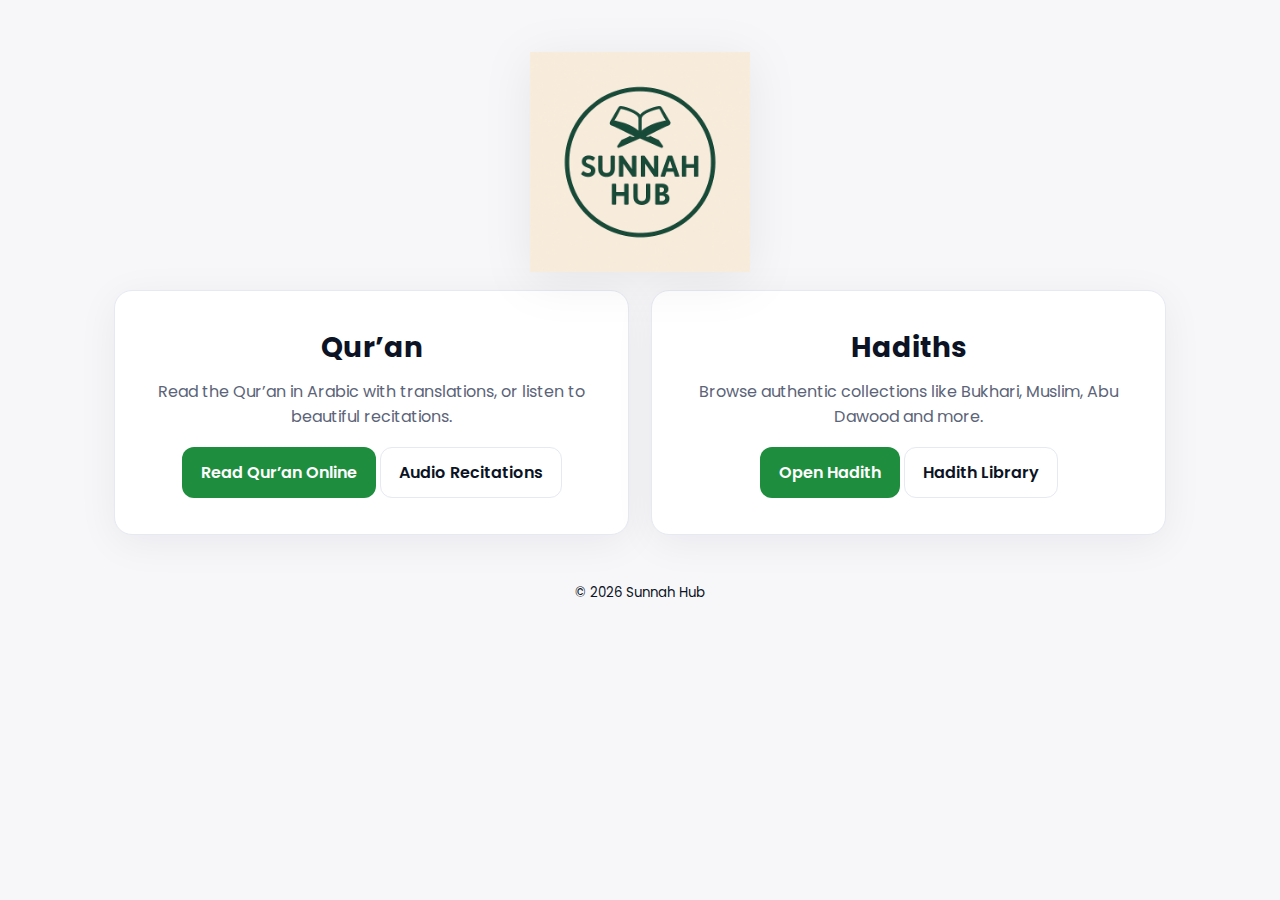
<file: index.html>
<!DOCTYPE html>
<html lang="en">
<head>
  <meta charset="utf-8" />
  <meta name="viewport" content="width=device-width, initial-scale=1" />
  <title>Sunnah Hub</title>

  <!-- Optional fonts -->
  <link href="https://fonts.googleapis.com/css2?family=Amiri:ital@0;1&family=Poppins:wght@300;500;700&display=swap" rel="stylesheet">

  <!-- Your site styles (cache-busted) -->
  <link rel="stylesheet" href="styles.css?v=1016" />
</head>
<body>
  <main class="home-wrap">
    <!-- Logo (make sure images/logo.png exists) -->
    <img class="home-logo" src="./images/logo.png" alt="Sunnah Hub logo" />

    <section class="home-grid">
      <!-- Qur'an card -->
      <article class="home-card">
        <h3>Qur’an</h3>
        <p>Read the Qur’an in Arabic with translations, or listen to beautiful recitations.</p>
        <div>
          <!-- READ → quran.html -->
          <a class="btn btn-primary" href="quran.html">Read Qur’an Online</a>
          <!-- LISTEN → quran-player.html -->
          <a class="btn" href="quran-player.html">Audio Recitations</a>
        </div>
      </article>

      <!-- Hadith card -->
      <article class="home-card">
        <h3>Hadiths</h3>
        <p>Browse authentic collections like Bukhari, Muslim, Abu Dawood and more.</p>
        <div>
          <a class="btn btn-primary" href="hadith.html">Open Hadith</a>
          <a class="btn" href="hadith-library.html">Hadith Library</a>
        </div>
      </article>
    </section>
  </main>

  <footer class="container" style="text-align:center; padding:20px;">
    <small>© <span id="y"></span> Sunnah Hub</small>
  </footer>

  <script>
    document.getElementById('y').textContent = new Date().getFullYear();
  </script>
</body>
</html>
</file>
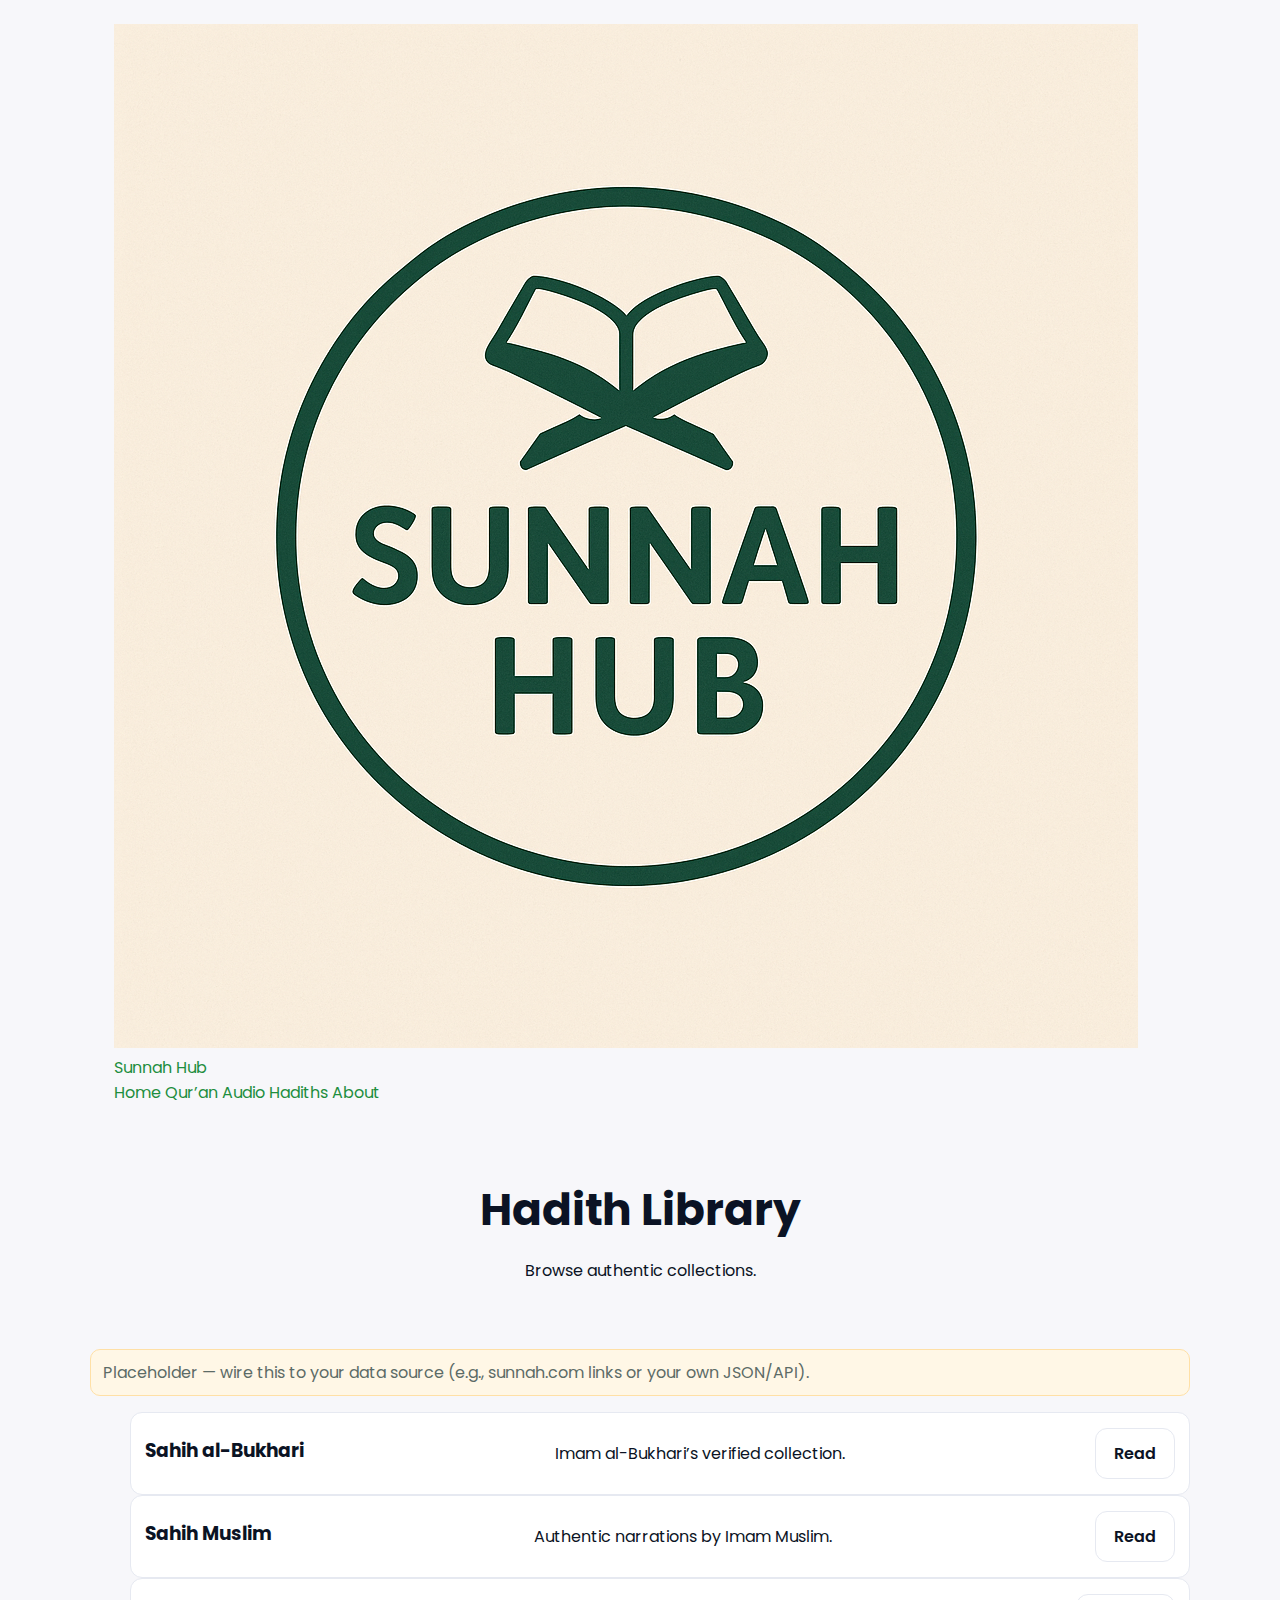
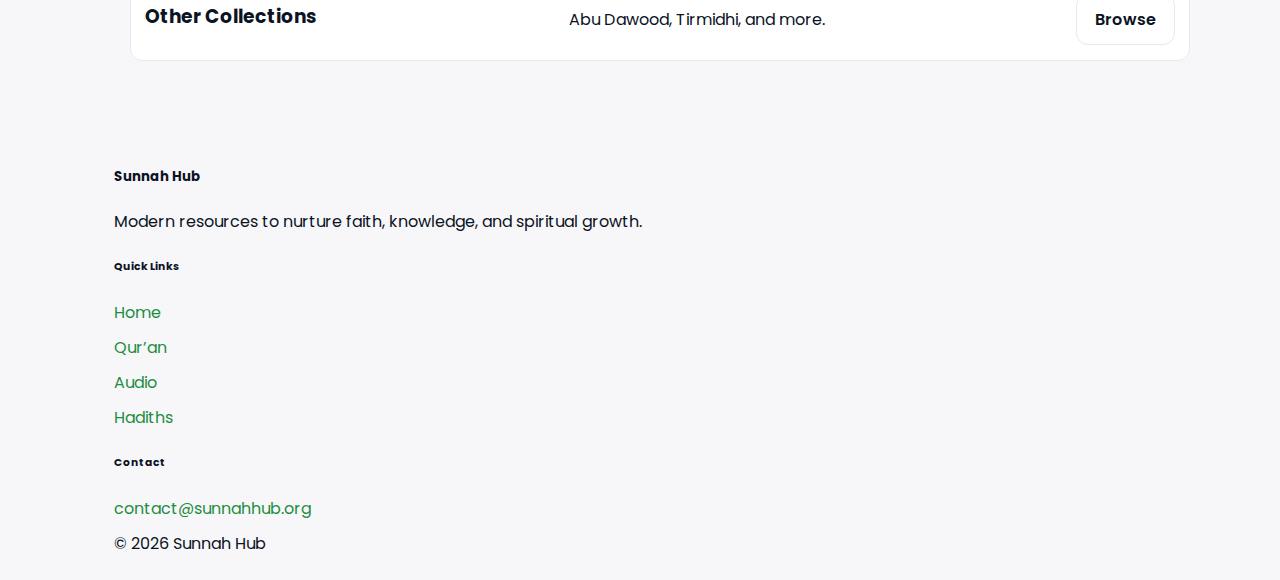
<file: hadith-library.html>
<!DOCTYPE html>
<html lang="en">
<head>
  <meta charset="utf-8" />
  <meta name="viewport" content="width=device-width,initial-scale=1" />
  <title>Hadith Library – Sunnah Hub</title>
  <link href="styles.css" rel="stylesheet" />
  <link href="https://fonts.googleapis.com/css2?family=Amiri:ital@0;1&family=Poppins:wght@400;600;700&display=swap" rel="stylesheet">
  <style>.lib{ width:min(1100px,92vw); margin:26px auto 60px; } .lib .note{ color:#5c6b66; }</style>
</head>
<body>
  <header class="nav">
    <div class="container nav__row">
      <a class="brand" href="index.html">
        <img class="brand__logo" src="images/logo.png" alt="Sunnah Hub logo">
        <span class="brand__name">Sunnah Hub</span>
      </a>
      <nav class="links">
        <a href="index.html">Home</a>
        <a href="quran.html">Qur’an</a>
        <a href="quran-player.html">Audio</a>
        <a href="hadith.html" class="active">Hadiths</a>
        <a href="about.html">About</a>
      </nav>
    </div>
  </header>

  <section class="hero">
    <div class="container hero__wrap">
      <h1 class="hero__title">Hadith Library</h1>
      <p class="hero__tag">Browse authentic collections.</p>
    </div>
  </section>

  <main class="lib">
    <p class="note">Placeholder — wire this to your data source (e.g., sunnah.com links or your own JSON/API).</p>
    <ul class="cards">
      <li class="card">
        <h3>Sahih al-Bukhari</h3>
        <p>Imam al-Bukhari’s verified collection.</p>
        <a class="btn" href="#">Read</a>
      </li>
      <li class="card">
        <h3>Sahih Muslim</h3>
        <p>Authentic narrations by Imam Muslim.</p>
        <a class="btn" href="#">Read</a>
      </li>
      <li class="card">
        <h3>Other Collections</h3>
        <p>Abu Dawood, Tirmidhi, and more.</p>
        <a class="btn" href="#">Browse</a>
      </li>
    </ul>
  </main>

  <footer class="footer">
    <div class="container footer__grid">
      <div>
        <h5>Sunnah Hub</h5>
        <p class="muted">Modern resources to nurture faith, knowledge, and spiritual growth.</p>
      </div>
      <div>
        <h6>Quick Links</h6>
        <ul class="list">
          <li><a href="index.html">Home</a></li>
          <li><a href="quran.html">Qur’an</a></li>
          <li><a href="quran-player.html">Audio</a></li>
          <li><a href="hadith.html">Hadiths</a></li>
        </ul>
      </div>
      <div>
        <h6>Contact</h6>
        <ul class="list">
          <li><a href="mailto:contact@sunnahhub.org">contact@sunnahhub.org</a></li>
          <li class="muted">© <span id="y"></span> Sunnah Hub</li>
        </ul>
      </div>
    </div>
  </footer>

  <script>document.getElementById('y').textContent = new Date().getFullYear();</script>
</body>
</html>
</file>
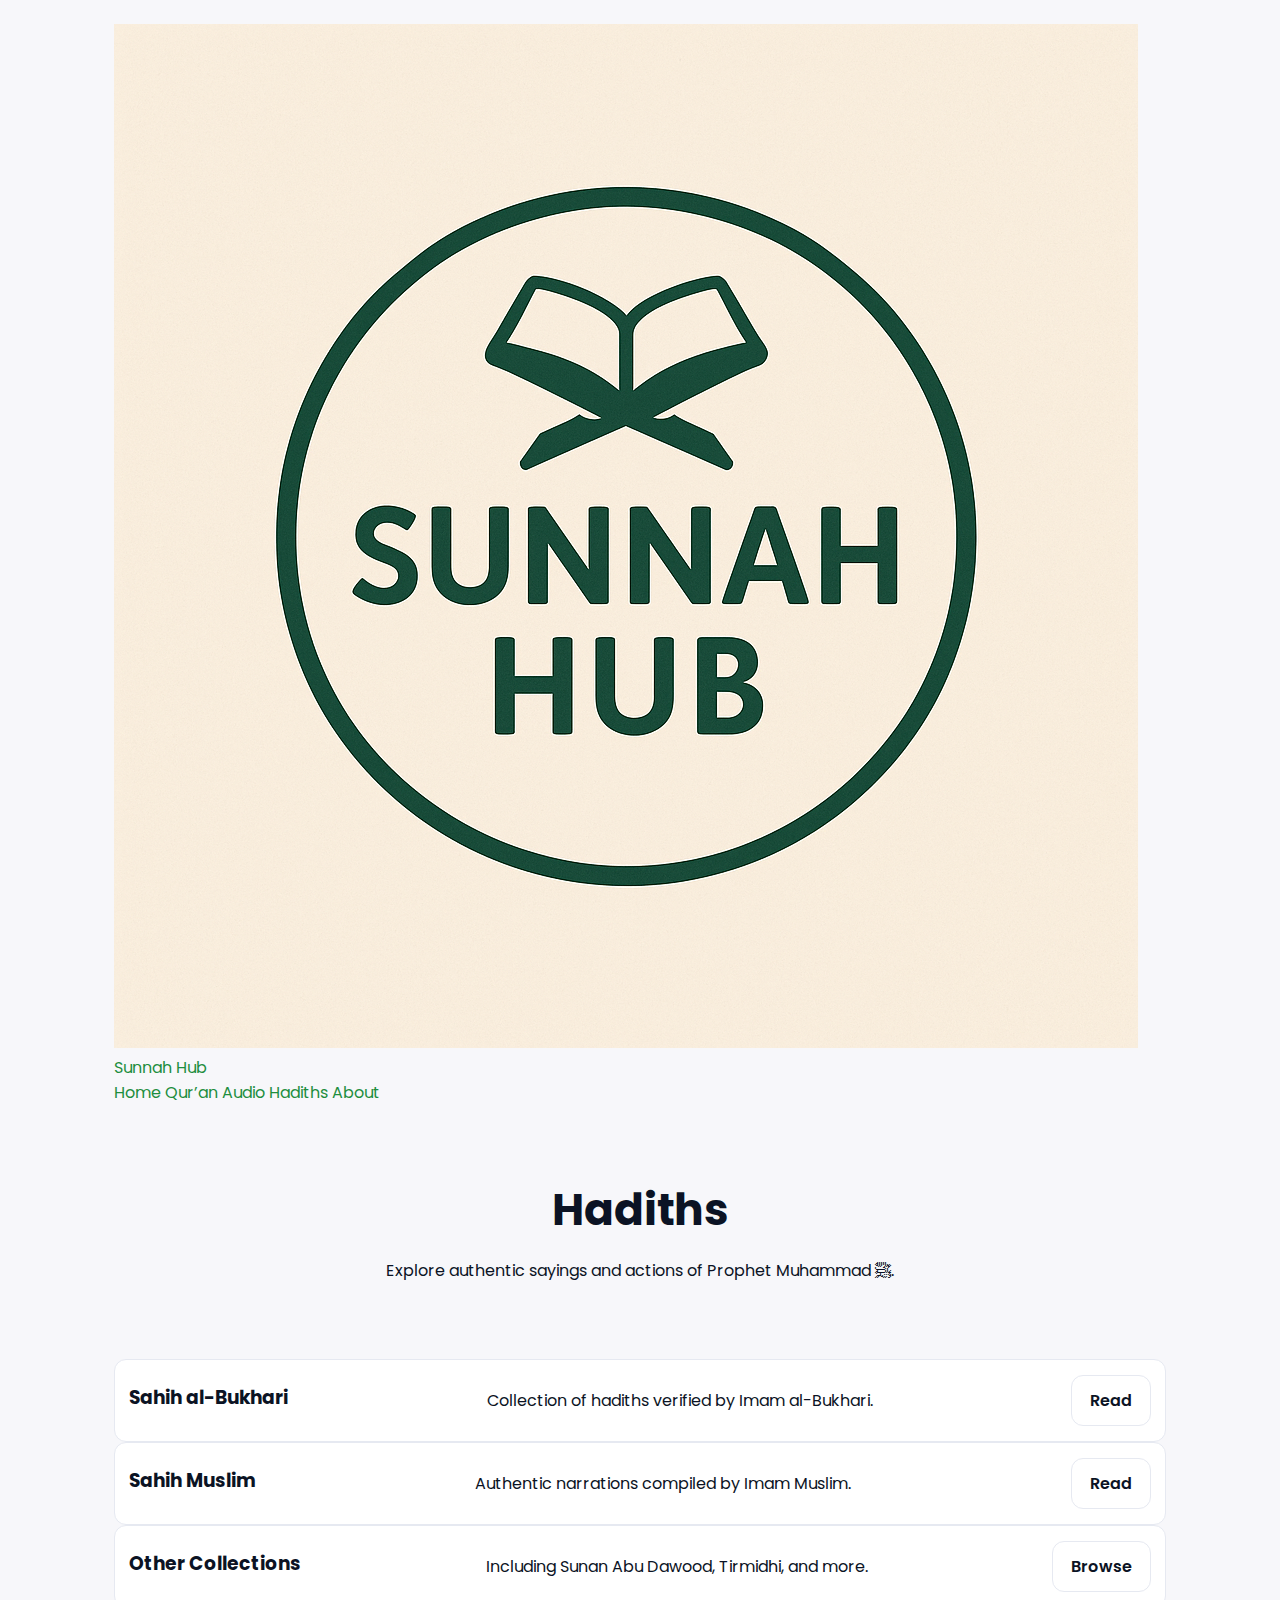
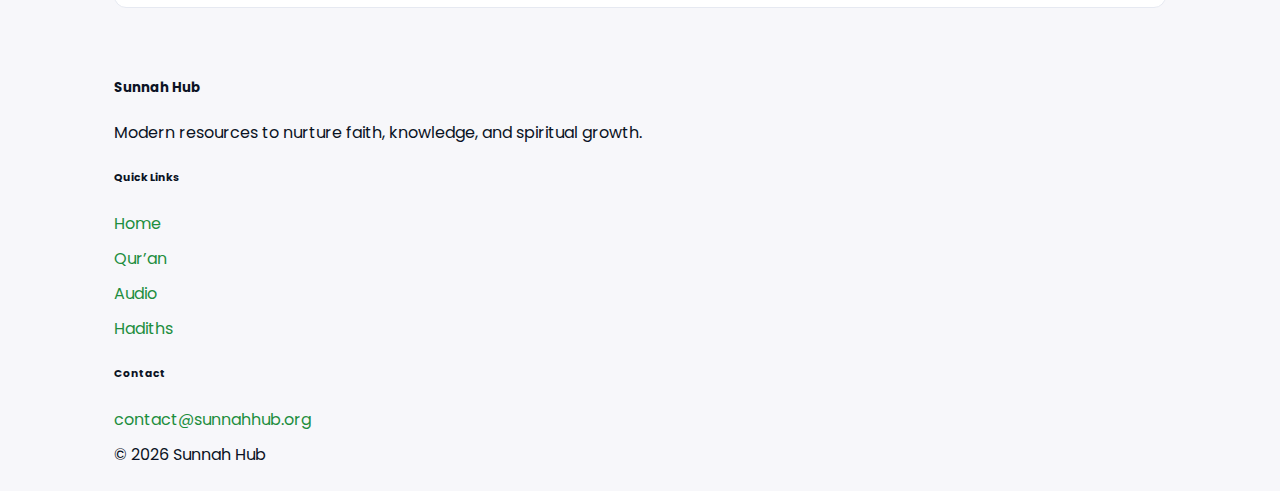
<file: hadith.html>
<!DOCTYPE html>
<html lang="en">
<link rel="stylesheet" href="./styles.css">
  <meta charset="utf-8" />
  <meta name="viewport" content="width=device-width, initial-scale=1" />
  <title>Hadiths – Sunnah Hub</title>
  <link href="styles.css" rel="stylesheet" />
  <link href="https://fonts.googleapis.com/css2?family=Amiri:ital@0;1&family=Poppins:wght@400;600;700&display=swap" rel="stylesheet">
<link rel="stylesheet" href="./styles.css">
<body>
  <header class="nav">
    <div class="container nav__row">
      <a class="brand" href="index.html">
        <img class="brand__logo" src="images/logo.png" alt="Sunnah Hub logo">
        <span class="brand__name">Sunnah Hub</span>
      </a>
      <nav class="links">
        <a href="index.html">Home</a>
        <a href="quran.html">Qur’an</a>
        <a href="quran-player.html">Audio</a>
        <a href="hadith.html" class="active">Hadiths</a>
        <a href="about.html">About</a>
      </nav>
    </div>
  </header>

  <section class="hero">
    <div class="container hero__wrap">
      <h1 class="hero__title">Hadiths</h1>
      <p class="hero__tag">Explore authentic sayings and actions of Prophet Muhammad ﷺ.</p>
    </div>
  </section>

  <main class="container sections">
    <section class="cards">
      <article class="card">
        <h3>Sahih al-Bukhari</h3>
        <p>Collection of hadiths verified by Imam al-Bukhari.</p>
        <a class="btn" href="hadith-library.html">Read</a>
      </article>

      <article class="card">
        <h3>Sahih Muslim</h3>
        <p>Authentic narrations compiled by Imam Muslim.</p>
        <a class="btn" href="hadith-library.html">Read</a>
      </article>

      <article class="card">
        <h3>Other Collections</h3>
        <p>Including Sunan Abu Dawood, Tirmidhi, and more.</p>
        <a class="btn" href="hadith-library.html">Browse</a>
      </article>
    </section>
  </main>

  <footer class="footer">
    <div class="container footer__grid">
      <div>
        <h5>Sunnah Hub</h5>
        <p class="muted">Modern resources to nurture faith, knowledge, and spiritual growth.</p>
      </div>
      <div>
        <h6>Quick Links</h6>
        <ul class="list">
          <li><a href="index.html">Home</a></li>
          <li><a href="quran.html">Qur’an</a></li>
          <li><a href="quran-player.html">Audio</a></li>
          <li><a href="hadith.html">Hadiths</a></li>
        </ul>
      </div>
      <div>
        <h6>Contact</h6>
        <ul class="list">
          <li><a href="mailto:contact@sunnahhub.org">contact@sunnahhub.org</a></li>
          <li class="muted">© <span id="y"></span> Sunnah Hub</li>
        </ul>
      </div>
    </div>
  </footer>

  <script>document.getElementById('y').textContent = new Date().getFullYear();</script>
</body>
</html>
</file>
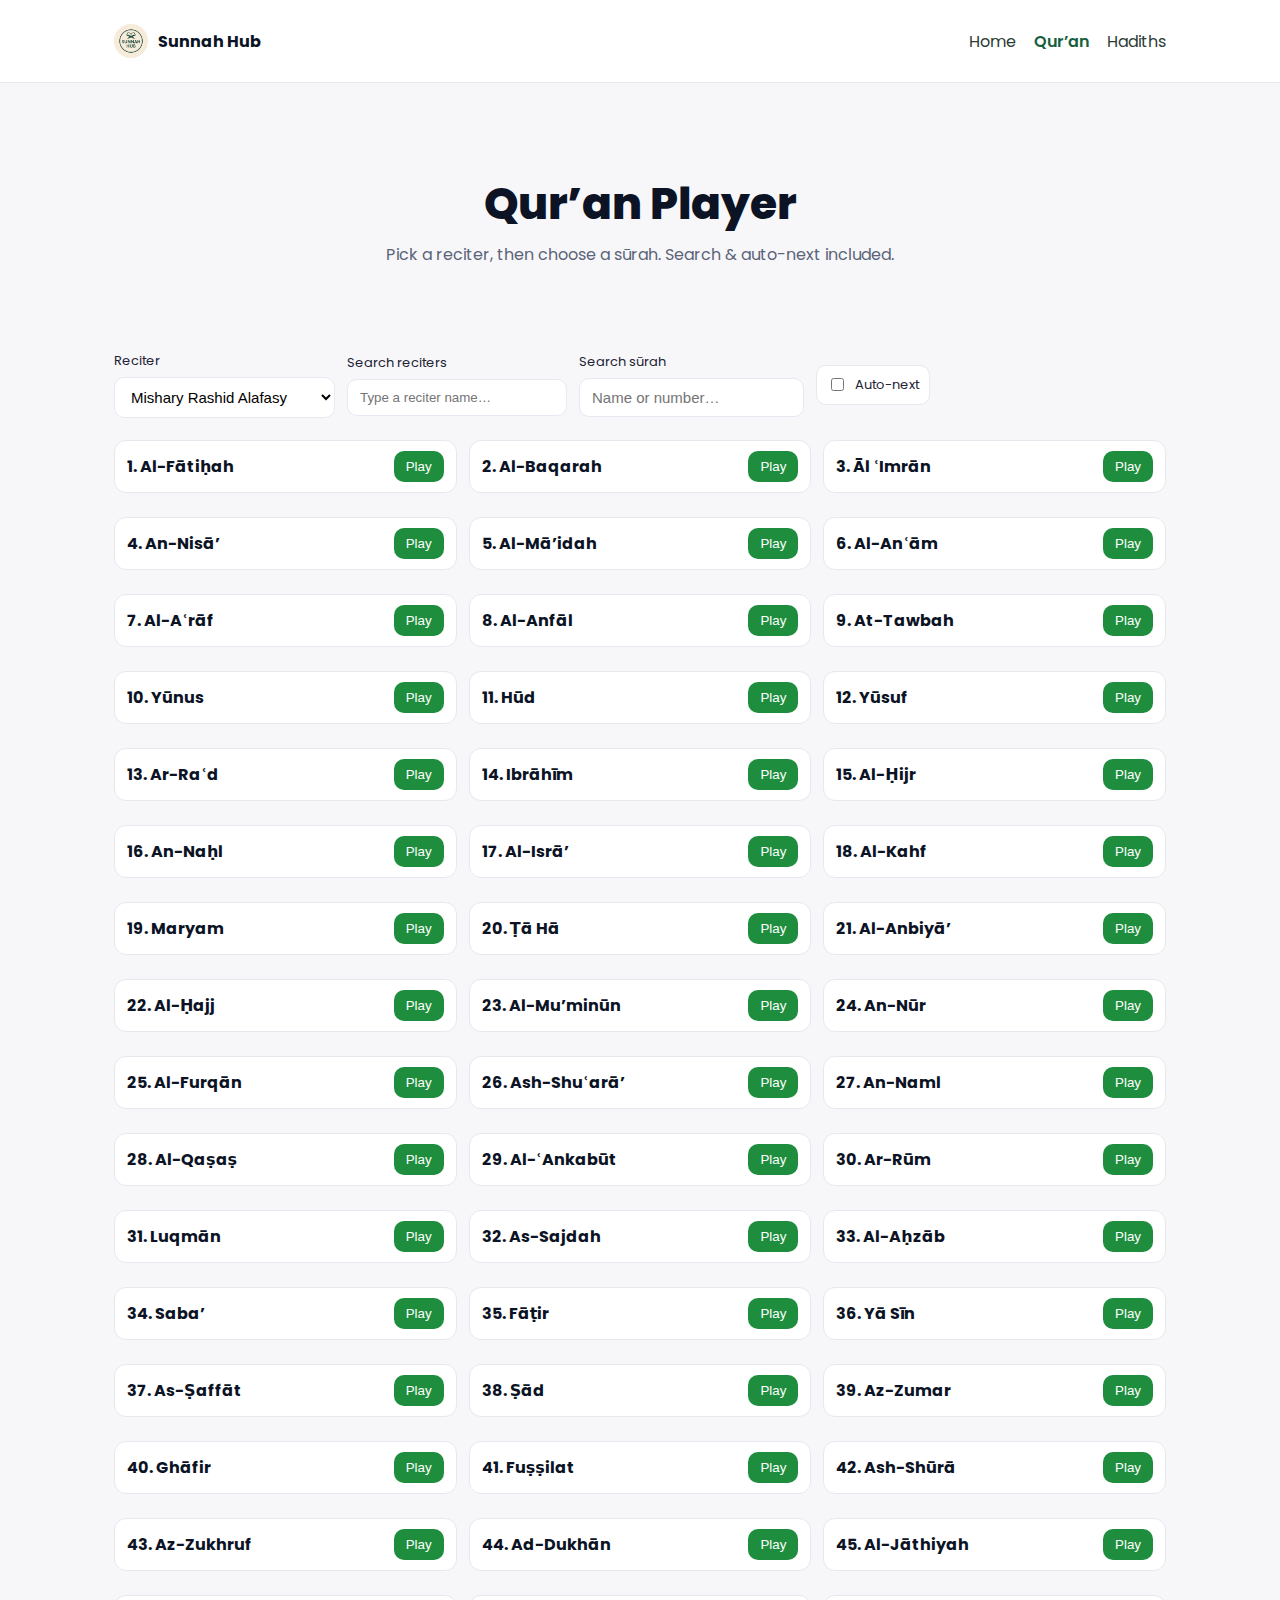
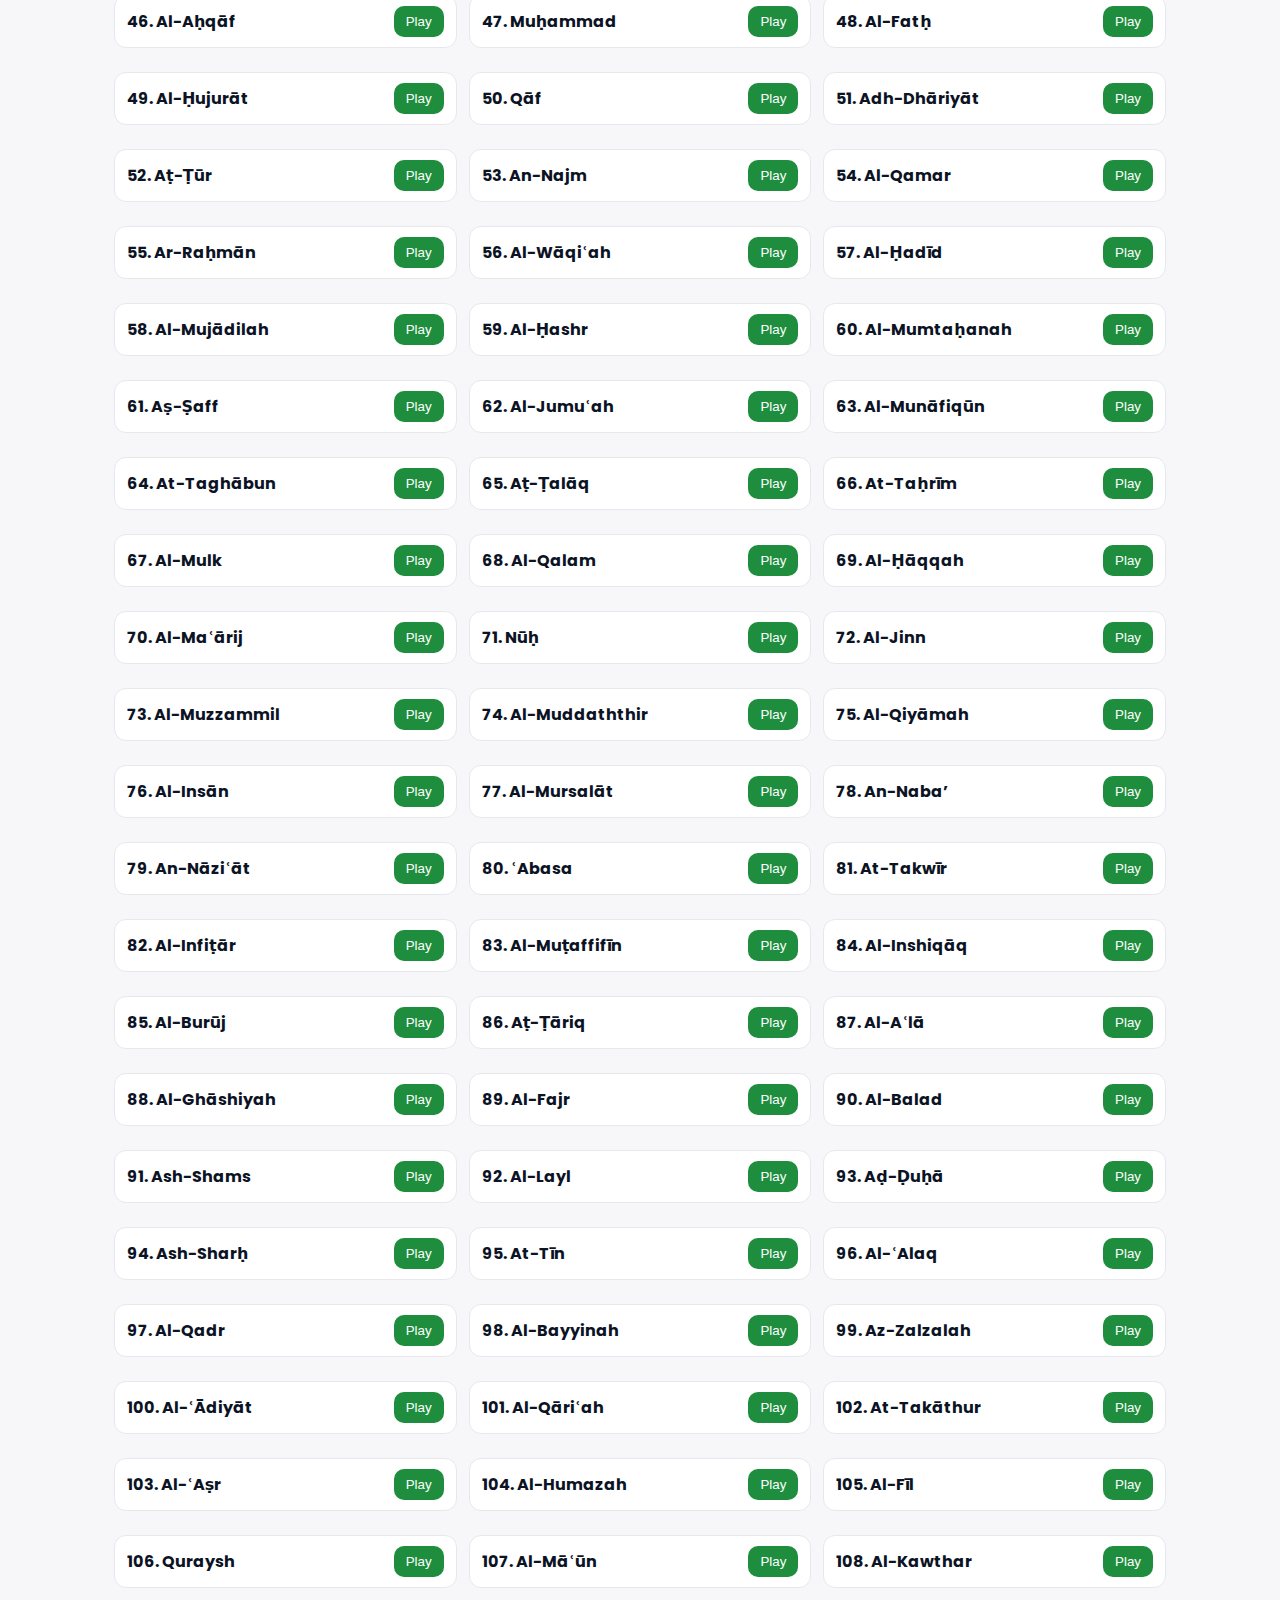
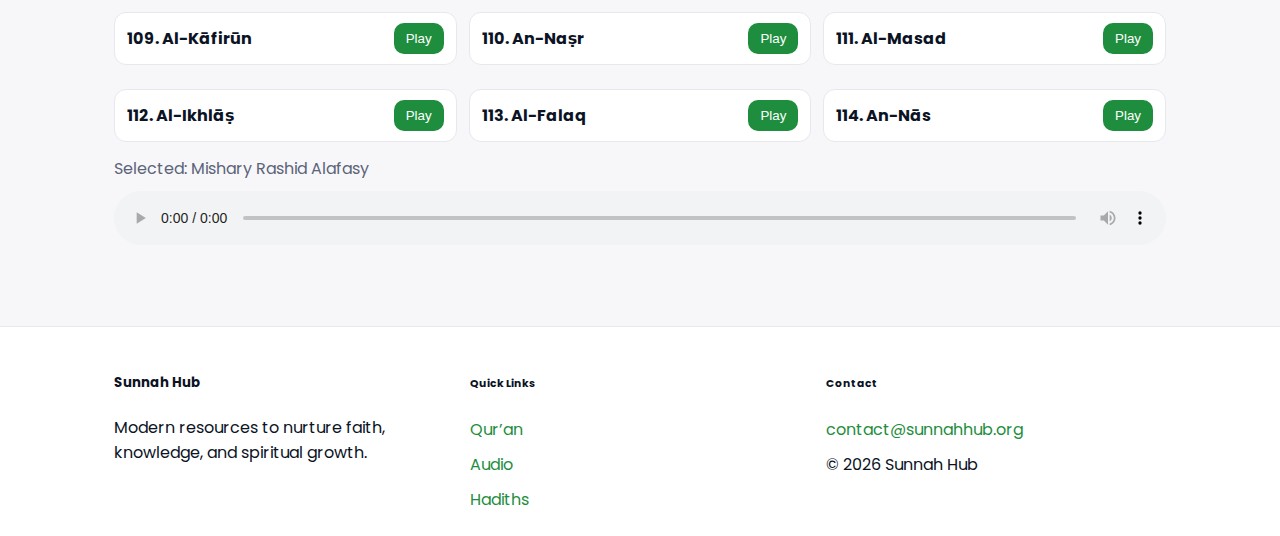
<file: quran-player.html>
<!DOCTYPE html>
<html lang="en">
<head>
  <meta charset="utf-8"/>
  <meta name="viewport" content="width=device-width,initial-scale=1"/>
  <title>Qur’an Player — Sunnah Hub</title>

  <!-- Global stylesheet (keep if you already have styles.css) -->
  <link rel="stylesheet" href="styles.css"/>
  <link href="https://fonts.googleapis.com/css2?family=Amiri:ital@0;1&family=Poppins:wght@400;600;700&display=swap" rel="stylesheet">

  <!-- Minimal page polish so it looks good even without styles.css -->
  <style>
    :root{--bg:#f6f5ef;--fg:#0b1324;--muted:#5e6a66;--brand:#155f3e;--card:#fff;--line:#e8e4d9}
    html,body{margin:0;background:var(--bg);color:var(--fg);font-family:Poppins,system-ui,-apple-system,Segoe UI,Roboto,Arial,sans-serif}
    .container{width:min(1100px,92vw);margin:0 auto}
    header.nav{background:#fff;border-bottom:1px solid var(--line)}
    .nav__row{display:flex;align-items:center;justify-content:space-between;padding:12px 0}
    .brand{display:flex;align-items:center;gap:.6rem;text-decoration:none;color:inherit}
    .brand img{width:34px;height:34px;border-radius:50%;object-fit:cover}
    .links a{margin-left:14px;text-decoration:none;color:#2b3b35}
    .links a.active{color:var(--brand);font-weight:600}

    .hero{padding:40px 0 12px}
    .hero__title{margin:0 0 6px;font-size:clamp(28px,3.6vw,40px);font-weight:800}
    .hero__tag{margin:0;color:var(--muted)}

    .toolbar{display:flex;flex-wrap:wrap;gap:14px;align-items:flex-end;margin:16px 0 20px}
    .toolbar label{font-size:13px;color:#223}
    .toolbar input[type="search"],
    .toolbar input[type="text"],
    .toolbar select{display:block;margin-top:6px;padding:10px 12px;border:1px solid var(--line);border-radius:10px;background:#fff;min-width:220px}
    .toggle{display:flex;align-items:center;gap:8px;padding:8px 10px;border:1px solid var(--line);border-radius:10px;background:#fff;height:40px}

    #surahList{list-style:none;margin:0;padding:0;display:grid;gap:12px;grid-template-columns:repeat(auto-fit,minmax(260px,1fr))}
    .card{background:var(--card);border:1px solid var(--line);border-radius:14px;padding:14px;display:flex;justify-content:space-between;align-items:center}
    .btn{appearance:none;border:1.5px solid var(--brand);background:#fff;color:var(--brand);padding:8px 14px;border-radius:12px;cursor:pointer;font-weight:600}
    .btn:hover{background:var(--brand);color:#fff}
    #now{margin-top:.5rem;color:var(--muted);min-height:1.2em}
    #player{width:100%;margin-top:.6rem}

    footer{border-top:1px solid var(--line);background:#fff;margin-top:50px}
    .foot{display:grid;grid-template-columns:repeat(auto-fit,minmax(220px,1fr));gap:16px;padding:20px 0}
    .list{margin:0;padding-left:18px}
  </style>
<link rel="stylesheet" href="./styles.css">
<script src="./scripts/quran.js?v=1013" defer></script>
  <!-- simple site nav -->
  <header class="nav">
    <div class="container nav__row">
      <a class="brand" href="index.html">
        <img src="images/logo.png" alt="Sunnah Hub logo">
        <strong>Sunnah Hub</strong>
      </a>
      <nav class="links">
        <a href="index.html">Home</a>
        <a href="quran.html" class="active">Qur’an</a>
        <a href="hadith.html">Hadiths</a>
      </nav>
    </div>
  </header>

  <!-- hero -->
  <section class="hero">
    <div class="container">
      <h1 class="hero__title">Qur’an Player</h1>
      <p class="hero__tag">Pick a reciter, then choose a sūrah. Search & auto-next included.</p>
    </div>
  </section>

  <!-- player UI -->
  <main class="container">
    <div class="toolbar">
      <label>Reciter
        <select id="reciterSelect"><option>Loading…</option></select>
      </label>

      <label>Search reciters
        <input id="reciterSearch" type="text" placeholder="Type a reciter name…">
      </label>

      <label id="moshafWrap" style="display:none">Style
        <select id="moshafSelect"></select>
      </label>

      <label>Search sūrah
        <input id="search" type="search" placeholder="Name or number…">
      </label>

      <label class="toggle" title="Automatically play the next available sūrah">
        <input id="autoNext" type="checkbox"> Auto-next
      </label>
    </div>

    <ul id="surahList"></ul>

    <div id="now"></div>
    <audio id="player" controls></audio>
  </main>

  <!-- footer -->
  <footer>
    <div class="container foot">
      <div>
        <h5>Sunnah Hub</h5>
        <p class="muted">Modern resources to nurture faith, knowledge, and spiritual growth.</p>
      </div>
      <div>
        <h6>Quick Links</h6>
        <ul class="list">
          <li><a href="quran.html">Qur’an</a></li>
          <li><a href="quran-player.html">Audio</a></li>
          <li><a href="hadith.html">Hadiths</a></li>
        </ul>
      </div>
      <div>
        <h6>Contact</h6>
        <ul class="list">
          <li><a href="mailto:contact@sunnahhub.org">contact@sunnahhub.org</a></li>
          <li class="muted">© <span id="y"></span> Sunnah Hub</li>
        </ul>
      </div>
    </div>
  </footer>

  <!-- Load YOUR JS (bump v= to force refresh) -->
  <script src="scripts/quran.js?v=1001" defer></script>
  <script>document.getElementById('y').textContent=new Date().getFullYear();</script>
</body>
</html>
</file>
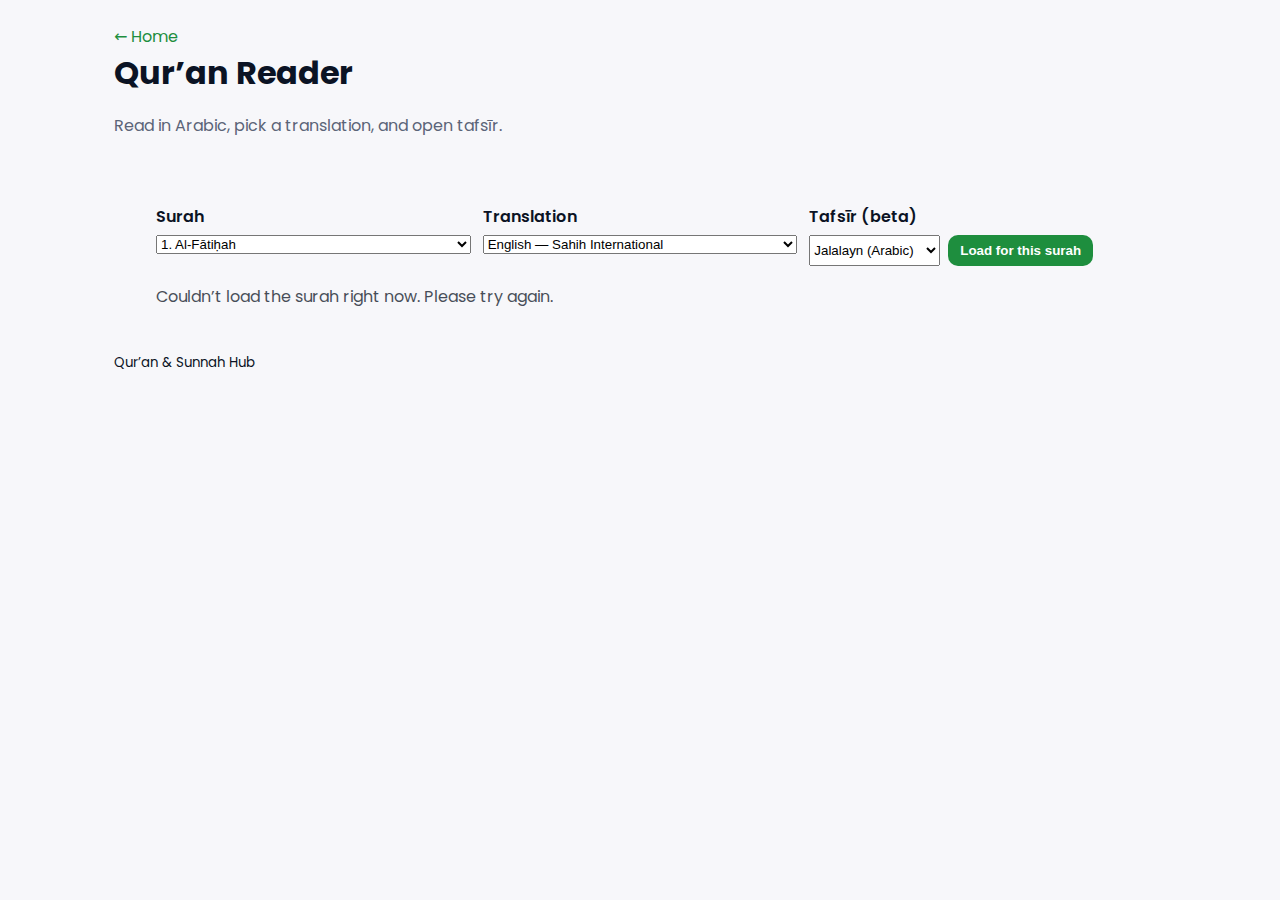
<file: quran.html>
<!DOCTYPE html>
<html lang="en" dir="ltr">
<head>
  <meta charset="utf-8" />
  <meta name="viewport" content="width=device-width, initial-scale=1" />
  <title>Read Qur’an</title>

  <!-- Fonts (same vibe as the rest of your site) -->
  <link href="https://fonts.googleapis.com/css2?family=Amiri:ital@0;1&family=Poppins:wght@300;500;700&display=swap" rel="stylesheet">

  <!-- Your site styles -->
  <link rel="stylesheet" href="styles.css" />

  <style>
    /* Small page-specific touches (safe to keep here) */
    .reader-wrap { max-width: 1000px; margin: 0 auto; padding: 16px; }
    .reader-toolbar { display: grid; grid-template-columns: 1fr 1fr 1fr; gap: 12px; margin: 10px 0 18px; }
    .reader-toolbar label { display: flex; flex-direction: column; gap: 6px; font-weight: 600; }
    .ayah { padding: 14px 16px; border: 1px solid #e6e8ef; border-radius: 12px; background: #fff; margin-bottom: 12px; }
    .a-ar { font-family: "Amiri", serif; font-size: 1.35rem; line-height: 2.1rem; direction: rtl; text-align: right; }
    .a-tr { margin-top: 6px; color: #344; }
    .ayah-meta { display: flex; justify-content: space-between; align-items: center; margin-top: 8px; color: #667; font-size: .9rem; }
    .tafsir-box { margin-top: 22px; padding: 16px; border: 1px dashed #cfd6e6; border-radius: 12px; background: #fafbfd; }
    .tafsir-box h3 { margin: 0 0 8px; }
    .muted { opacity: .75; }
    .btn { padding: 8px 12px; border-radius: 10px; border: 0; background: #1e8e3e; color: #fff; cursor: pointer; }
    .btn[disabled] { opacity: .5; cursor: not-allowed; }
  </style>
</head>
<body>
  <header class="site container">
    <a href="index.html" class="back">← Home</a>
    <h1 class="page-title">Qur’an Reader</h1>
    <p class="tag">Read in Arabic, pick a translation, and open tafsīr.</p>
  </header>

  <main class="reader-wrap">
    <div class="reader-toolbar">
      <label>Surah
        <select id="surahSelect"></select>
      </label>

      <label>Translation
        <!-- Popular, high-quality editions from AlQuranCloud -->
        <select id="transSelect">
          <option value="en.sahih">English — Sahih International</option>
          <option value="en.pickthall">English — Pickthall</option>
          <option value="ur.jalandhry">Urdu — Jalandhry</option>
          <option value="bn.bengali">Bengali</option>
          <option value="fr.hamidullah">French — Hamidullah</option>
          <option value="id.indonesian">Indonesian</option>
        </select>
      </label>

      <label>Tafsīr (beta)
        <div style="display:flex; gap:8px;">
          <select id="tafsirSelect">
            <option value="jalalayn">Jalalayn (Arabic)</option>
            <option value="ibn-kathir">Ibn Kathīr (Arabic)</option>
          </select>
          <button id="openTafsir" class="btn">Load for this surah</button>
        </div>
      </label>
    </div>

    <div id="status" class="muted"></div>

    <section id="ayahList"></section>

    <section id="tafsirPanel" class="tafsir-box" style="display:none;">
      <h3 id="tafsirTitle">Tafsīr</h3>
      <div id="tafsirBody" class="muted">Loading…</div>
    </section>
  </main>

  <footer class="site container">
    <small>Qur’an &amp; Sunnah Hub</small>
  </footer>

  <!-- Scripts: put at the bottom so the page renders first -->
  <script src="scripts/quran-reader.js"></script>
</body>
</html>
</file>
<file: styles.css>
/* =========================================================
   Sunnah Hub — styles.css (complete)
   - Base tokens & typography
   - Generic layout & buttons
   - Home page (logo + 2 cards)
   - Simple audio Qur’an Player cards
   - Hadith Library list
   - Qur’an Reader (Arabic + Translation/Tafsir)
   ========================================================= */

/* ============ tokens ============ */
:root{
  --bg:#f7f7fa;
  --panel:#ffffff;
  --ink:#0b1324;
  --muted:#5b6478;
  --line:#e6e9f1;
  --accent:#1e8e3e;
  --accent-2:#0f6a2a;
  --shadow:0 8px 40px rgba(16,24,40,.06);
}

/* ============ base typography ============ */
*{ box-sizing:border-box }
html,body{ height:100% }
body{
  margin:0;
  color:var(--ink);
  background:var(--bg);
  -webkit-font-smoothing:antialiased;
  -moz-osx-font-smoothing:grayscale;
  font-family: Poppins, system-ui, -apple-system, Segoe UI, Roboto, Arial, sans-serif;
}
h1,h2,h3{ margin:0 0 .4rem }
a{ color:var(--accent); text-decoration:none }
a:hover{ text-decoration:underline }

/* ============ generic layout & buttons ============ */
.container{ max-width:1100px; margin:0 auto; padding:24px }
.hero{ text-align:center; margin:24px 0 12px }
.hero h1{ font-size:clamp(28px,4vw,44px) }
.tag{ color:var(--muted) }

.btn{
  display:inline-flex; align-items:center; justify-content:center;
  padding:12px 18px; border-radius:12px; font-weight:600; border:1px solid var(--line);
  background:#fff; color:var(--ink); cursor:pointer; transition:.2s;
}
.btn:hover{ box-shadow:var(--shadow) }
.btn-primary{
  background:var(--accent); color:#fff; border-color:transparent;
}
.btn-primary:hover{ background:var(--accent-2) }

/* =========================================================
   HOME PAGE (logo + 2 cards)
   ========================================================= */
.home-wrap{ max-width:1100px; margin:0 auto; padding:24px }
.home-logo{
  display:block; margin:28px auto 18px; width:min(220px,60vw); height:auto;
  filter: drop-shadow(0 8px 24px rgba(0,0,0,.07));
}

.home-grid{
  display:grid; gap:22px; grid-template-columns:1fr;
  margin-top:14px;
}
@media (min-width:840px){ .home-grid{ grid-template-columns:1fr 1fr } }

.home-card{
  background:var(--panel); border:1px solid var(--line); border-radius:18px;
  padding:36px 32px; text-align:center; box-shadow:var(--shadow);
}
.home-card h3{ font-size:clamp(22px,2.8vw,28px); margin-bottom:10px }
.home-card p{ color:var(--muted); margin:0 0 18px; font-size:clamp(14px,2vw,16px) }

/* =========================================================
   SIMPLE AUDIO QUR’AN PLAYER (list of surahs + Play buttons)
   (used by quran-player.html + scripts/quran.js)
   ========================================================= */
.toolbar{
  display:flex; gap:12px; flex-wrap:wrap; align-items:center; margin:12px 0 16px;
}
.toolbar select, .toolbar input[type="search"]{
  padding:10px 12px; border:1px solid var(--line); border-radius:10px; background:#fff;
  font-size:15px;
}
.list{ list-style:none; padding:0; margin:0; display:grid; gap:10px }
.card{
  display:flex; align-items:center; justify-content:space-between; gap:12px;
  padding:12px 14px; border:1px solid var(--line); border-radius:12px; background:#fff;
}
.primary{
  padding:8px 12px; border-radius:10px; border:0; color:#fff; background:var(--accent);
  cursor:pointer;
}
.primary[disabled]{ opacity:.5; cursor:not-allowed }

/* =========================================================
   HADITH LIBRARY (basic list)
   ========================================================= */
.hadith-list{ list-style:none; padding:0; margin:0; display:grid; gap:12px }
.hadith-item{
  background:#fff; border:1px solid var(--line); border-radius:14px; padding:16px;
  box-shadow:var(--shadow);
}
.hadith-item h4{ margin:0 0 6px; font-size:18px }
.hadith-item .meta{ color:var(--muted); font-size:14px }

/* =========================================================
   QUR’AN READER (Arabic + Translation/Tafsīr side-by-side)
   (used by quran.html + scripts/quran-reader.js)
   ========================================================= */

/* page container */
.quran-page{
  max-width:1100px;
  margin:0 auto;
  padding:24px;
}

/* hero */
.quran-page .hero{ text-align:center; margin-bottom:18px }
.quran-page .hero h1{ font-size:clamp(28px,4vw,44px); margin:0 0 8px }
.quran-page .hero .tagline{ opacity:.8; margin:0 }

/* controls row */
.controls{
  display:flex; gap:12px; flex-wrap:wrap; align-items:flex-end; justify-content:center;
  margin:18px 0 24px;
}
.control{ display:inline-flex; flex-direction:column; gap:6px; min-width:220px }
.control>span{ font-size:14px; opacity:.85 }
.control select, .control input[type="search"]{
  appearance:none; padding:12px 14px; border:1px solid var(--line);
  border-radius:10px; background:#fff; font-size:15px; line-height:1.2;
  transition: box-shadow .2s, border-color .2s; width:100%;
}
.control select:focus, .control input[type="search"]:focus{
  outline:none; border-color:#98c9b0; box-shadow:0 0 0 4px rgba(30,142,62,.12);
}

/* info note */
.note{
  background:#fff7e6; border:1px solid #ffe0a6; color:#5a3b00;
  padding:10px 12px; border-radius:10px; margin:0 0 14px;
}

/* split panels */
.panels{ display:grid; gap:16px; grid-template-columns:1fr }
@media (min-width:900px){ .panels{ grid-template-columns:1fr 1fr } }

.panel{
  background:#fff; border:1px solid var(--line); border-radius:14px;
  padding:14px; box-shadow:var(--shadow);
}
.panel-title{ margin:0 0 10px; font-size:16px; opacity:.9 }

/* ayah rows */
.ayah-list{ display:grid; gap:8px }
.ayah-row{
  display:grid; grid-template-columns:36px 1fr; align-items:start; gap:10px;
  padding:10px 12px; border:1px solid #eef1f7; border-radius:10px; background:#fafbfc;
}
.ayah-row.rtl{ direction:rtl; unicode-bidi:isolate; font-family:"Amiri", serif }
.ayah-num{
  display:inline-flex; align-items:center; justify-content:center;
  width:28px; height:28px; border-radius:999px; background:#e6f4ec; color:#174d2b;
  font-weight:600; font-size:13px; border:1px solid #cfe9d9;
}
.ayah-text{ margin:0; font-size:clamp(16px,2.1vw,19px); line-height:1.9 }
</file>
